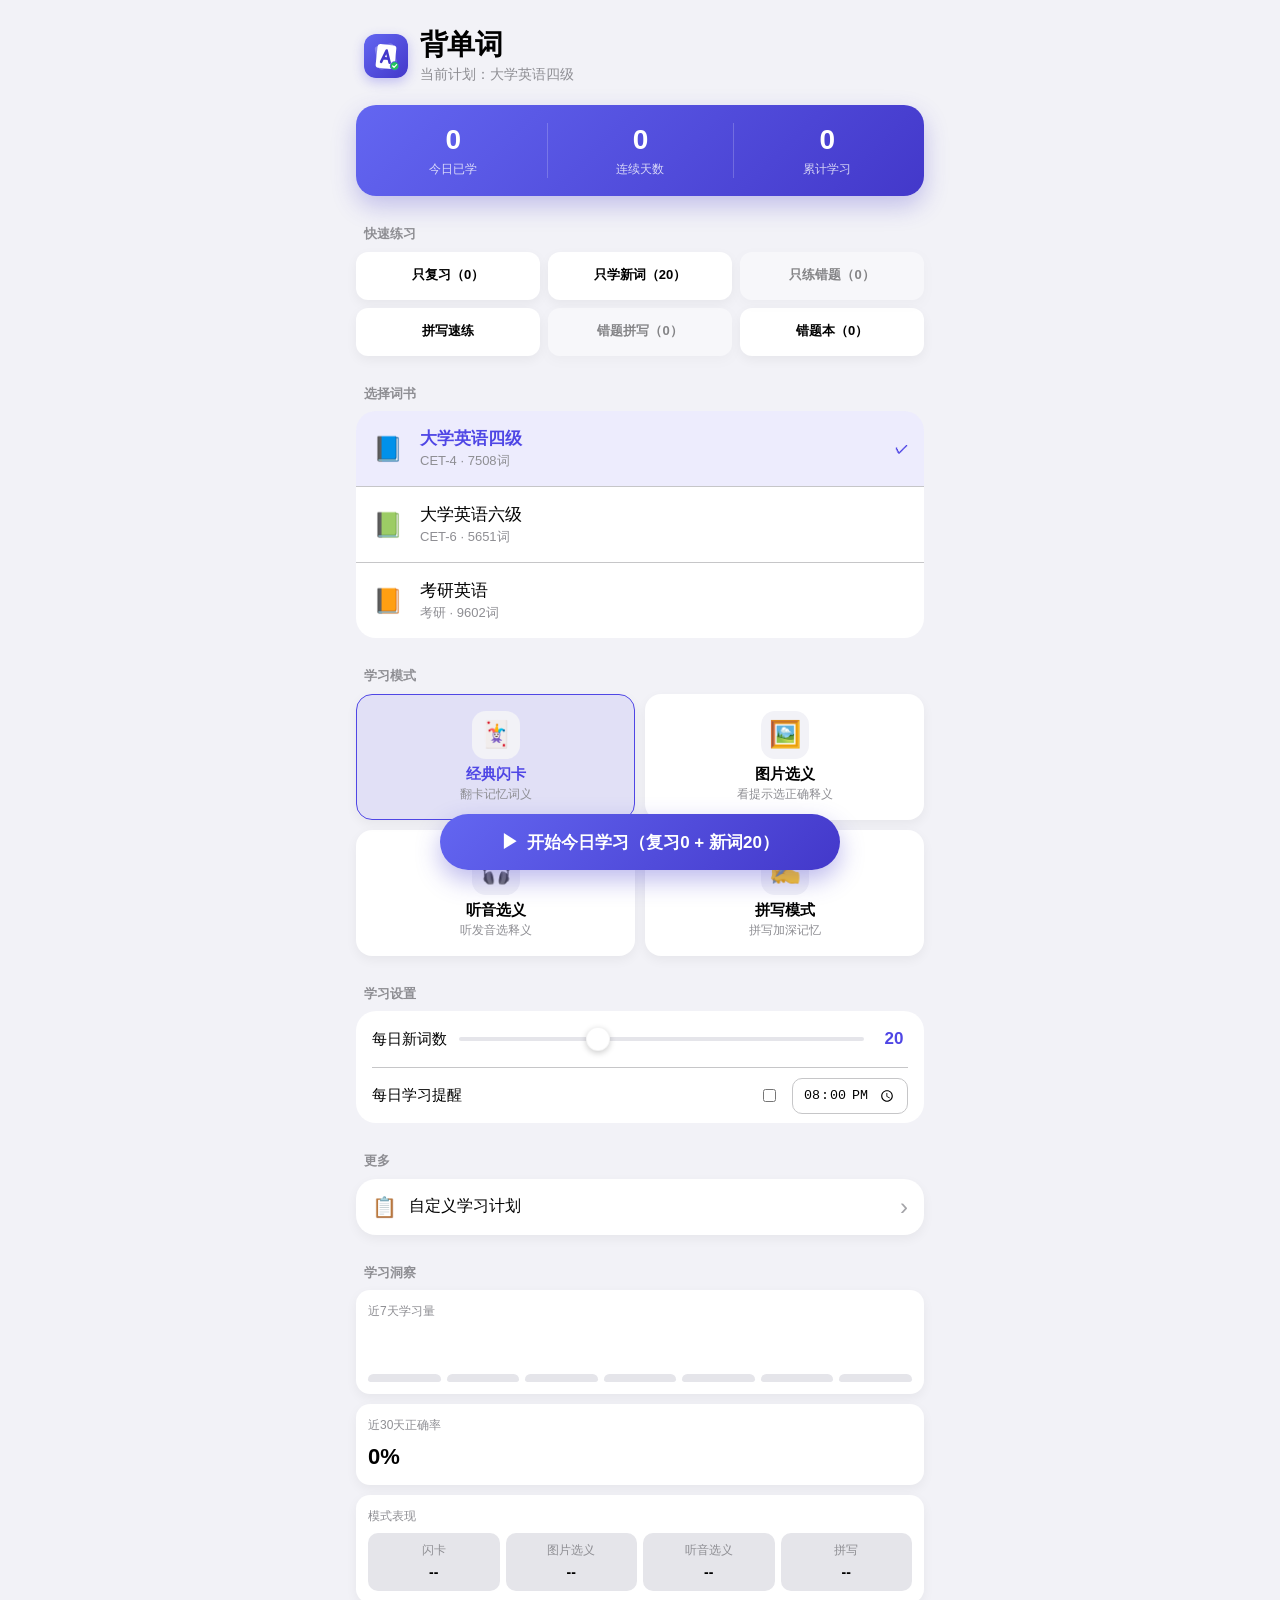
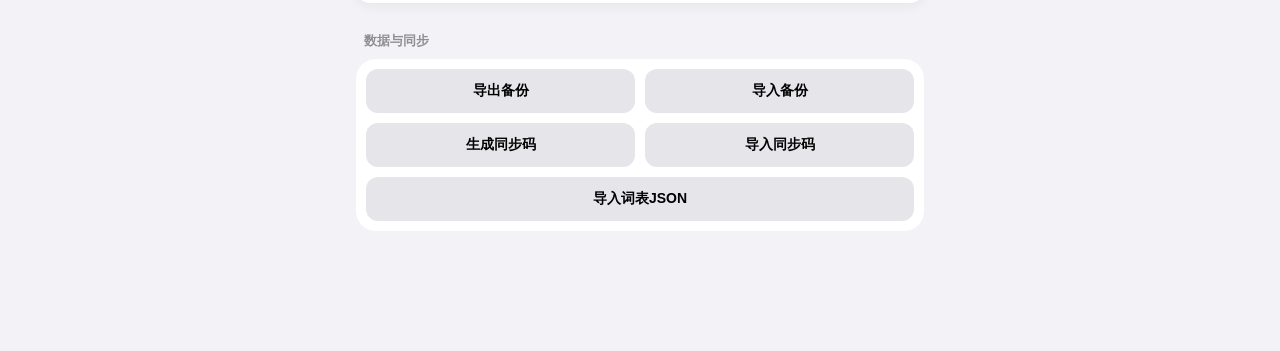
<file: index.html>
<!DOCTYPE html>
<html lang="zh-CN">

<head>
    <meta charset="UTF-8">
    <meta name="viewport"
        content="width=device-width, initial-scale=1.0, viewport-fit=cover, maximum-scale=1.0, user-scalable=no">
    <meta name="description" content="手机端背单词应用，支持闪卡、听音、拼写和图片选择模式。">
    <meta name="theme-color" content="#4F46E5">
    <meta name="application-name" content="背单词">
    <meta name="mobile-web-app-capable" content="yes">
    <!-- iOS PWA 支持 -->
    <meta name="apple-mobile-web-app-capable" content="yes">
    <meta name="apple-mobile-web-app-status-bar-style" content="black-translucent">
    <meta name="apple-mobile-web-app-title" content="背单词">
    <meta name="format-detection" content="telephone=no">
    <!-- iOS 启动画面 -->
    <link rel="apple-touch-startup-image" href="./icon.svg">
    <link rel="manifest" href="./manifest.json">
    <link rel="icon" href="./icon.svg" type="image/svg+xml">
    <link rel="apple-touch-icon" sizes="180x180" href="./icon-180.png">
    <title>背单词</title>
    <link rel="stylesheet" href="style.css">
</head>

<body>
    <!-- 离线状态指示器 -->
    <div class="offline-indicator hidden" id="offlineIndicator">
        <span class="offline-icon">📴</span>
        <span class="offline-text">离线模式</span>
    </div>

    <div class="view view-dashboard" id="dashboardView">
        <div class="dashboard-container">
            <header class="dashboard-header">
                <img class="app-logo" src="./icon.svg" alt="" width="44" height="44">
                <div class="dashboard-heading">
                    <h1 class="app-title">背单词</h1>
                    <p class="current-plan" id="currentPlan">当前计划：大学英语四级</p>
                </div>
            </header>

            <section class="today-card" aria-label="今日概览">
                <div class="stats-grid">
                    <div class="stat-item">
                        <div class="stat-value" id="statLearned">0</div>
                        <div class="stat-label">今日已学</div>
                    </div>
                    <div class="stat-item">
                        <div class="stat-value" id="statStreak">0</div>
                        <div class="stat-label">连续天数</div>
                    </div>
                    <div class="stat-item">
                        <div class="stat-value" id="statTotal">0</div>
                        <div class="stat-label">累计学习</div>
                    </div>
                </div>
            </section>

            <section class="quick-actions" id="quickActions">
                <h2 class="section-title">快速练习</h2>
                <button class="data-btn quick-resume-btn hidden" id="resumeSessionBtn" type="button">继续上次学习</button>
                <div class="quick-start-grid">
                    <button class="data-btn quick-action-btn" id="quickReviewBtn" type="button">只复习</button>
                    <button class="data-btn quick-action-btn" id="quickNewBtn" type="button">只学新词</button>
                    <button class="data-btn quick-action-btn" id="quickWrongBtn" type="button">只练错题</button>
                    <button class="data-btn quick-action-btn" id="quickSpellingBtn" type="button">拼写速练</button>
                    <button class="data-btn quick-action-btn" id="quickWrongSpellingBtn" type="button">错题拼写</button>
                    <button class="data-btn quick-action-btn" id="quickWrongBookBtn" type="button">错题本</button>
                </div>
            </section>

            <section class="book-selection">
                <h2 class="section-title">选择词书</h2>
                <div class="book-cards">
                    <button class="book-card selected" type="button" data-book="cet4" id="bookCet4"
                        aria-label="选择大学英语四级">
                        <span class="book-icon">📘</span>
                        <span class="book-info">
                            <span class="book-name">大学英语四级</span>
                            <span class="book-meta">CET-4 · 7508词</span>
                        </span>
                        <span class="book-check">✓</span>
                    </button>
                    <button class="book-card" type="button" data-book="cet6" id="bookCet6" aria-label="选择大学英语六级">
                        <span class="book-icon">📗</span>
                        <span class="book-info">
                            <span class="book-name">大学英语六级</span>
                            <span class="book-meta">CET-6 · 5651词</span>
                        </span>
                        <span class="book-check">✓</span>
                    </button>
                    <button class="book-card" type="button" data-book="kaoyan" id="bookKaoyan" aria-label="选择考研英语">
                        <span class="book-icon">📙</span>
                        <span class="book-info">
                            <span class="book-name">考研英语</span>
                            <span class="book-meta">考研 · 9602词</span>
                        </span>
                        <span class="book-check">✓</span>
                    </button>
                </div>
            </section>

            <section class="mode-selection">
                <h2 class="section-title">学习模式</h2>
                <div class="mode-cards">
                    <button class="mode-card selected" type="button" data-mode="flashcard" id="modeFlashcard">
                        <span class="mode-icon">🃏</span>
                        <span class="mode-info">
                            <span class="mode-name">经典闪卡</span>
                            <span class="mode-desc">翻卡记忆词义</span>
                        </span>
                    </button>
                    <button class="mode-card" type="button" data-mode="picture" id="modePicture">
                        <span class="mode-icon">🖼️</span>
                        <span class="mode-info">
                            <span class="mode-name">图片选义</span>
                            <span class="mode-desc">看提示选正确释义</span>
                        </span>
                    </button>
                    <button class="mode-card" type="button" data-mode="listening" id="modeListening">
                        <span class="mode-icon">🎧</span>
                        <span class="mode-info">
                            <span class="mode-name">听音选义</span>
                            <span class="mode-desc">听发音选释义</span>
                        </span>
                    </button>
                    <button class="mode-card" type="button" data-mode="spelling" id="modeSpelling">
                        <span class="mode-icon">✍️</span>
                        <span class="mode-info">
                            <span class="mode-name">拼写模式</span>
                            <span class="mode-desc">拼写加深记忆</span>
                        </span>
                    </button>
                </div>
            </section>

            <h2 class="section-title">学习设置</h2>
            <section class="settings-section">
                <div class="setting-item">
                    <label for="dailyGoalSlider">每日新词数</label>
                    <div class="setting-control">
                        <input type="range" id="dailyGoalSlider" min="5" max="50" step="5" value="20">
                        <span class="goal-value" id="dailyGoalValue">20</span>
                    </div>
                </div>
                <div class="setting-item">
                    <label for="reminderEnabledChk">每日学习提醒</label>
                    <div class="setting-control">
                        <input id="reminderEnabledChk" type="checkbox" aria-label="启用每日学习提醒">
                        <input id="reminderTimeInput" type="time" value="20:00" aria-label="提醒时间">
                    </div>
                </div>
            </section>

            <h2 class="section-title">更多</h2>
            <section class="custom-plan-entry">
                <button class="custom-plan-btn" id="customPlanBtn" type="button">
                    <span class="custom-plan-icon" aria-hidden="true">📋</span>
                    <span class="custom-plan-text">自定义学习计划</span>
                    <span class="custom-plan-arrow" aria-hidden="true">›</span>
                </button>
            </section>

            <section class="insight-section" id="insightSection" aria-live="polite">
                <h2 class="section-title">学习洞察</h2>
                <div class="insight-cards">
                    <div class="insight-card">
                        <div class="insight-label">近7天学习量</div>
                        <div class="insight-chart" id="insightChart7d"></div>
                    </div>
                    <div class="insight-card">
                        <div class="insight-label">近30天正确率</div>
                        <div class="insight-value" id="insightAccuracy30d">0%</div>
                    </div>
                    <div class="insight-card">
                        <div class="insight-label">模式表现</div>
                        <div class="insight-mode-grid" id="insightModeGrid"></div>
                    </div>
                </div>
            </section>

            <section class="data-tools">
                <h2 class="section-title">数据与同步</h2>
                <div class="data-actions">
                    <button class="data-btn" id="exportDataBtn" type="button">导出备份</button>
                    <button class="data-btn" id="importDataBtn" type="button">导入备份</button>
                    <button class="data-btn" id="syncCodeExportBtn" type="button">生成同步码</button>
                    <button class="data-btn" id="syncCodeImportBtn" type="button">导入同步码</button>
                    <button class="data-btn" id="importWordsJsonBtn" type="button">导入词表JSON</button>
                    <input id="backupFileInput" type="file" accept=".json,application/json" hidden>
                    <input id="wordJsonInput" type="file" accept=".json,application/json" hidden>
                </div>
            </section>

            <section class="install-tools hidden" id="installEntry">
                <h2 class="section-title">手机下载</h2>
                <div class="install-card">
                    <div class="install-copy">
                        <p class="install-title">下载 App 到手机桌面</p>
                        <p class="install-tip" id="installTip">添加到主屏幕后可离线学习，进度保存在本机。</p>
                    </div>
                    <div class="install-actions">
                        <button class="data-btn install-btn" id="installAppBtn" type="button">下载 App</button>
                        <button class="install-dismiss-btn" id="installDismissBtn" type="button" aria-label="暂不显示安装提示">暂不显示</button>
                    </div>
                </div>
            </section>

            <button class="start-btn" id="startSessionBtn" type="button">
                <span class="start-btn-icon">▶</span>
                <span class="start-btn-text">开始今日学习</span>
            </button>
        </div>
    </div>

    <div class="view view-plan hidden" id="planView">
        <div class="container">
            <button class="back-btn" id="planBackBtn" type="button" aria-label="返回首页">
                <svg viewBox="0 0 24 24" fill="none" aria-hidden="true">
                    <path d="M15 18L9 12L15 6" stroke="currentColor" stroke-width="2.5" stroke-linecap="round"
                        stroke-linejoin="round"></path>
                </svg>
            </button>

            <section class="plan-header">
                <h2 class="plan-title">今日学习计划</h2>
                <p class="plan-subtitle" id="planSubtitle">根据当前设置生成</p>
            </section>

            <section class="plan-cards">
                <div class="plan-card">
                    <div class="plan-label">词书</div>
                    <div class="plan-value" id="planBook">-</div>
                </div>
                <div class="plan-card">
                    <div class="plan-label">模式</div>
                    <div class="plan-value" id="planMode">-</div>
                </div>
                <div class="plan-card">
                    <div class="plan-label">复习词</div>
                    <div class="plan-value" id="planReview">0</div>
                </div>
                <div class="plan-card">
                    <div class="plan-label">新词</div>
                    <div class="plan-value" id="planNew">0</div>
                </div>
                <div class="plan-card plan-card-wide">
                    <div class="plan-label">预计学习总量</div>
                    <div class="plan-value" id="planTotal">0</div>
                </div>
            </section>

            <button class="start-btn plan-start-btn" id="planStartBtn" type="button">
                <span class="start-btn-icon">▶</span>
                <span class="start-btn-text">执行学习计划</span>
            </button>
        </div>
    </div>

    <div class="view view-flashcard hidden" id="flashcardView">
        <div class="container">
            <button class="back-btn" id="backBtn" type="button" aria-label="返回首页">
                <svg viewBox="0 0 24 24" fill="none" aria-hidden="true">
                    <path d="M15 18L9 12L15 6" stroke="currentColor" stroke-width="2.5" stroke-linecap="round"
                        stroke-linejoin="round"></path>
                </svg>
            </button>

            <button class="import-btn" id="importBtn" type="button" aria-label="导入单词">
                <svg viewBox="0 0 24 24" fill="none" aria-hidden="true">
                    <path d="M12 5V19M5 12H19" stroke="currentColor" stroke-width="2.5" stroke-linecap="round"></path>
                </svg>
            </button>

            <div class="progress-bar">
                <div class="progress-fill" id="progressFill"></div>
            </div>
            <div class="progress-text" id="progressText">0 / 0</div>

            <div class="card" id="wordCard">
                <div class="card-inner" id="cardInner">
                    <div class="card-face card-front">
                        <div class="word" id="word">Loading...</div>
                        <div class="phonetic" id="phonetic"></div>
                        <div class="hint-text">点击卡片查看释义</div>
                    </div>
                    <div class="card-face card-back">
                        <div class="meaning" id="meaning"></div>
                        <div class="divider"></div>
                        <div class="mnemonic" id="mnemonic">
                            <span class="field-label">💡 助记</span>
                            <span class="field-content" id="mnemonicText"></span>
                        </div>
                        <div class="etymology" id="etymology">
                            <span class="field-label">📖 词源</span>
                            <span class="field-content" id="etymologyText"></span>
                        </div>
                        <div class="example" id="example">
                            <span class="field-label">📝 词组 / 例句</span>
                            <span class="field-content" id="exampleText"></span>
                        </div>
                    </div>
                </div>
            </div>

            <button class="play-btn" id="playBtn" type="button" aria-label="播放发音">
                <svg class="play-icon" viewBox="0 0 24 24" fill="none" aria-hidden="true">
                    <path d="M3 9V15H7L12 20V4L7 9H3Z" fill="currentColor"></path>
                    <path d="M16.5 12C16.5 10.23 15.48 8.71 14 7.97V16.02C15.48 15.29 16.5 13.77 16.5 12Z"
                        fill="currentColor"></path>
                    <path
                        d="M14 3.23V5.29C16.89 6.15 19 8.83 19 12C19 15.17 16.89 17.85 14 18.71V20.77C18.01 19.86 21 16.28 21 12C21 7.72 18.01 4.14 14 3.23Z"
                        fill="currentColor"></path>
                </svg>
            </button>

            <div class="btn-group">
                <button class="status-btn btn-unknown" id="btnUnknown" type="button">
                    <span class="btn-icon">✗</span>
                    <span class="btn-text">不认识</span>
                </button>
                <button class="status-btn btn-fuzzy" id="btnFuzzy" type="button">
                    <span class="btn-icon">~</span>
                    <span class="btn-text">模糊</span>
                </button>
                <button class="status-btn btn-known" id="btnKnown" type="button">
                    <span class="btn-icon">✓</span>
                    <span class="btn-text">认识</span>
                </button>
            </div>
        </div>
    </div>

    <dialog class="import-modal" id="importModal">
        <div class="modal-content">
            <h2>📥 导入单词</h2>
            <p class="modal-hint">每行一个单词，格式：<code>单词, 释义</code></p>
            <textarea id="importText" placeholder="hello, 你好&#10;world, 世界&#10;apple, 苹果"></textarea>
            <div class="modal-actions">
                <button class="modal-btn modal-btn-cancel" id="cancelImport" type="button">取消</button>
                <button class="modal-btn modal-btn-confirm" id="confirmImport" type="button">导入</button>
            </div>
        </div>
    </dialog>

    <div class="view view-picture hidden" id="pictureView">
        <div class="container">
            <button class="back-btn" id="pictureBackBtn" type="button" aria-label="返回首页">
                <svg viewBox="0 0 24 24" fill="none" aria-hidden="true">
                    <path d="M15 18L9 12L15 6" stroke="currentColor" stroke-width="2.5" stroke-linecap="round"
                        stroke-linejoin="round"></path>
                </svg>
            </button>

            <div class="progress-bar">
                <div class="progress-fill" id="pictureProgressFill"></div>
            </div>
            <div class="progress-text" id="pictureProgressText">0 / 0</div>

            <div class="picture-word-area">
                <div class="picture-word" id="pictureWord">abandon</div>
                <div class="picture-phonetic" id="picturePhonetic">/əˈbændən/</div>
                <button class="picture-audio-btn" id="pictureAudioBtn" type="button" aria-label="播放发音">🔊</button>
            </div>

            <div class="picture-options" id="pictureOptions">
                <button class="picture-option" type="button" data-index="0">
                    <span class="picture-emoji" aria-hidden="true">1</span>
                    <span class="picture-text">选项1</span>
                </button>
                <button class="picture-option" type="button" data-index="1">
                    <span class="picture-emoji" aria-hidden="true">2</span>
                    <span class="picture-text">选项2</span>
                </button>
                <button class="picture-option" type="button" data-index="2">
                    <span class="picture-emoji" aria-hidden="true">3</span>
                    <span class="picture-text">选项3</span>
                </button>
                <button class="picture-option" type="button" data-index="3">
                    <span class="picture-emoji" aria-hidden="true">4</span>
                    <span class="picture-text">选项4</span>
                </button>
            </div>
        </div>
        <div class="answer-feedback hidden" id="pictureFeedback">
            <div class="feedback-icon"></div>
            <div class="feedback-word" id="pictureFeedbackWord"></div>
            <div class="feedback-meaning" id="pictureFeedbackMeaning"></div>
        </div>
    </div>

    <div class="view view-listening hidden" id="listeningView">
        <div class="container">
            <button class="back-btn" id="listeningBackBtn" type="button" aria-label="返回首页">
                <svg viewBox="0 0 24 24" fill="none" aria-hidden="true">
                    <path d="M15 18L9 12L15 6" stroke="currentColor" stroke-width="2.5" stroke-linecap="round"
                        stroke-linejoin="round"></path>
                </svg>
            </button>

            <div class="progress-bar">
                <div class="progress-fill" id="listeningProgressFill"></div>
            </div>
            <div class="progress-text" id="listeningProgressText">0 / 0</div>

            <div class="listening-play-area">
                <button class="listening-play-btn" id="listeningPlayBtn" type="button" aria-label="播放发音">
                    <svg class="play-icon-large" viewBox="0 0 24 24" fill="none" aria-hidden="true">
                        <path d="M3 9V15H7L12 20V4L7 9H3Z" fill="currentColor"></path>
                        <path d="M16.5 12C16.5 10.23 15.48 8.71 14 7.97V16.02C15.48 15.29 16.5 13.77 16.5 12Z"
                            fill="currentColor"></path>
                        <path
                            d="M14 3.23V5.29C16.89 6.15 19 8.83 19 12C19 15.17 16.89 17.85 14 18.71V20.77C18.01 19.86 21 16.28 21 12C21 7.72 18.01 4.14 14 3.23Z"
                            fill="currentColor"></path>
                    </svg>
                </button>
                <div class="listening-hint">点击播放发音，选择正确释义</div>
            </div>

            <div class="listening-options" id="listeningOptions">
                <button class="listening-option" type="button" data-index="0">
                    <span class="option-letter">A</span>
                    <span class="option-text">选项1</span>
                </button>
                <button class="listening-option" type="button" data-index="1">
                    <span class="option-letter">B</span>
                    <span class="option-text">选项2</span>
                </button>
                <button class="listening-option" type="button" data-index="2">
                    <span class="option-letter">C</span>
                    <span class="option-text">选项3</span>
                </button>
                <button class="listening-option" type="button" data-index="3">
                    <span class="option-letter">D</span>
                    <span class="option-text">选项4</span>
                </button>
            </div>
        </div>
        <div class="answer-feedback hidden" id="listeningFeedback">
            <div class="feedback-icon"></div>
            <div class="feedback-word" id="listeningFeedbackWord"></div>
            <div class="feedback-meaning" id="listeningFeedbackMeaning"></div>
        </div>
    </div>

    <div class="view view-spelling hidden" id="spellingView">
        <div class="container">
            <button class="back-btn" id="spellingBackBtn" type="button" aria-label="返回首页">
                <svg viewBox="0 0 24 24" fill="none" aria-hidden="true">
                    <path d="M15 18L9 12L15 6" stroke="currentColor" stroke-width="2.5" stroke-linecap="round"
                        stroke-linejoin="round"></path>
                </svg>
            </button>

            <div class="progress-bar">
                <div class="progress-fill" id="spellingProgressFill"></div>
            </div>
            <div class="progress-text" id="spellingProgressText">0 / 0</div>

            <button class="spelling-audio-btn" id="spellingAudioBtn" type="button" aria-label="播放发音">🔊</button>
            <div class="spelling-definition" id="spellingDefinition">释义</div>

            <div class="spelling-input-area">
                <div class="spelling-display" id="spellingDisplay"></div>
                <div class="spelling-hint" id="spellingHint"></div>
            </div>

            <div class="spelling-keyboard" id="spellingKeyboard">
                <div class="keyboard-row">
                    <button class="key-btn" type="button" data-key="q">Q</button>
                    <button class="key-btn" type="button" data-key="w">W</button>
                    <button class="key-btn" type="button" data-key="e">E</button>
                    <button class="key-btn" type="button" data-key="r">R</button>
                    <button class="key-btn" type="button" data-key="t">T</button>
                    <button class="key-btn" type="button" data-key="y">Y</button>
                    <button class="key-btn" type="button" data-key="u">U</button>
                    <button class="key-btn" type="button" data-key="i">I</button>
                    <button class="key-btn" type="button" data-key="o">O</button>
                    <button class="key-btn" type="button" data-key="p">P</button>
                </div>
                <div class="keyboard-row">
                    <button class="key-btn" type="button" data-key="a">A</button>
                    <button class="key-btn" type="button" data-key="s">S</button>
                    <button class="key-btn" type="button" data-key="d">D</button>
                    <button class="key-btn" type="button" data-key="f">F</button>
                    <button class="key-btn" type="button" data-key="g">G</button>
                    <button class="key-btn" type="button" data-key="h">H</button>
                    <button class="key-btn" type="button" data-key="j">J</button>
                    <button class="key-btn" type="button" data-key="k">K</button>
                    <button class="key-btn" type="button" data-key="l">L</button>
                </div>
                <div class="keyboard-row">
                    <button class="key-btn key-hint" id="keyHint" type="button">💡</button>
                    <button class="key-btn" type="button" data-key="z">Z</button>
                    <button class="key-btn" type="button" data-key="x">X</button>
                    <button class="key-btn" type="button" data-key="c">C</button>
                    <button class="key-btn" type="button" data-key="v">V</button>
                    <button class="key-btn" type="button" data-key="b">B</button>
                    <button class="key-btn" type="button" data-key="n">N</button>
                    <button class="key-btn" type="button" data-key="m">M</button>
                    <button class="key-btn key-delete" id="keyDelete" type="button">⌫</button>
                </div>
            </div>
        </div>
        <div class="answer-feedback hidden" id="spellingFeedback">
            <div class="feedback-icon"></div>
            <div class="feedback-word" id="spellingFeedbackWord"></div>
            <div class="feedback-meaning" id="spellingFeedbackMeaning"></div>
        </div>
    </div>

    <div class="view view-result hidden" id="resultView">
        <div class="container">
            <section class="result-header">
                <h2 class="result-title">学习结果</h2>
                <p class="result-subtitle" id="resultSubtitle">本次学习已完成</p>
            </section>

            <section class="result-grid">
                <div class="result-item">
                    <div class="result-value" id="resultTotal">0</div>
                    <div class="result-label">总练习</div>
                </div>
                <div class="result-item">
                    <div class="result-value" id="resultKnown">0</div>
                    <div class="result-label">认识</div>
                </div>
                <div class="result-item">
                    <div class="result-value" id="resultFuzzy">0</div>
                    <div class="result-label">模糊</div>
                </div>
                <div class="result-item">
                    <div class="result-value" id="resultUnknown">0</div>
                    <div class="result-label">不认识</div>
                </div>
                <div class="result-item">
                    <div class="result-value" id="resultAccuracy">0%</div>
                    <div class="result-label">认识率</div>
                </div>
                <div class="result-item">
                    <div class="result-value" id="resultDuration">0分</div>
                    <div class="result-label">用时</div>
                </div>
                <div class="result-item">
                    <div class="result-value" id="resultNew">0</div>
                    <div class="result-label">新词</div>
                </div>
                <div class="result-item">
                    <div class="result-value" id="resultReview">0</div>
                    <div class="result-label">复习</div>
                </div>
            </section>

            <section class="result-insights hidden" id="resultInsights">
                <h3 class="section-title">薄弱词建议</h3>
                <div class="result-insight-list" id="resultWeakList"></div>
            </section>

            <div class="result-actions">
                <button class="data-btn" id="resultBackBtn" type="button">返回首页</button>
                <button class="data-btn" id="resultNextBtn" type="button">继续学习</button>
            </div>
        </div>
    </div>

    <!-- 自定义计划列表视图 -->
    <div class="view view-custom-plans hidden" id="customPlansView">
        <div class="container">
            <button class="back-btn" id="customPlansBackBtn" type="button" aria-label="返回首页">
                <svg viewBox="0 0 24 24" fill="none" aria-hidden="true">
                    <path d="M15 18L9 12L15 6" stroke="currentColor" stroke-width="2.5" stroke-linecap="round"
                        stroke-linejoin="round"></path>
                </svg>
            </button>

            <section class="custom-plans-header">
                <h2 class="custom-plans-title">自定义学习计划</h2>
                <p class="custom-plans-subtitle">创建并管理你的个性化学习计划</p>
            </section>

            <div class="custom-plans-list" id="customPlansList">
                <!-- 动态填充计划列表 -->
            </div>

            <button class="start-btn create-plan-btn" id="createPlanBtn" type="button">
                <span class="start-btn-icon">+</span>
                <span class="start-btn-text">创建新计划</span>
            </button>
        </div>
    </div>

    <!-- 创建/编辑计划模态框 -->
    <dialog class="custom-plan-modal" id="customPlanModal">
        <div class="modal-content">
            <h2>📋 创建学习计划</h2>

            <div class="plan-form-group">
                <label for="planNameInput">计划名称</label>
                <input type="text" id="planNameInput" placeholder="我的四级计划" maxlength="20">
            </div>

            <div class="plan-form-group">
                <label for="planBookSelect">选择词书</label>
                <select id="planBookSelect">
                    <option value="cet4">大学英语四级</option>
                    <option value="cet6">大学英语六级</option>
                    <option value="kaoyan">考研英语</option>
                </select>
            </div>

            <div class="plan-form-group">
                <label for="planModeSelect">学习模式</label>
                <select id="planModeSelect">
                    <option value="flashcard">经典闪卡</option>
                    <option value="picture">图片选义</option>
                    <option value="listening">听音选义</option>
                    <option value="spelling">拼写模式</option>
                </select>
            </div>

            <div class="plan-form-group">
                <label for="planGoalInput">每日目标</label>
                <div class="plan-goal-control">
                    <input type="range" id="planGoalInput" min="5" max="100" step="5" value="20">
                    <span class="plan-goal-value" id="planGoalValue">20</span>
                </div>
            </div>

            <div class="plan-form-group">
                <label>词汇范围</label>
                <div class="plan-range-control">
                    <input type="number" id="planRangeStart" placeholder="起始" min="1" value="1">
                    <span class="range-separator">—</span>
                    <input type="number" id="planRangeEnd" placeholder="结束" min="1" value="500">
                </div>
                <p class="plan-range-hint" id="planRangeHint">可选，留空则学习全部词汇</p>
            </div>

            <div class="modal-actions">
                <button class="modal-btn modal-btn-cancel" id="cancelPlanModal" type="button">取消</button>
                <button class="modal-btn modal-btn-confirm" id="savePlanBtn" type="button">保存计划</button>
            </div>
        </div>
    </dialog>

    <div class="view view-wrong hidden" id="wrongView">
        <div class="container">
            <button class="back-btn" id="wrongBackBtn" type="button" aria-label="返回首页">
                <svg viewBox="0 0 24 24" fill="none" aria-hidden="true">
                    <path d="M15 18L9 12L15 6" stroke="currentColor" stroke-width="2.5" stroke-linecap="round" stroke-linejoin="round"></path>
                </svg>
            </button>

            <section class="wrong-header">
                <h2 class="result-title">错题本</h2>
                <p class="result-subtitle" id="wrongSubtitle">查看并管理当前词书错题</p>
            </section>

            <section class="wrong-tools">
                <input class="wrong-search-input" id="wrongSearchInput" type="search" placeholder="搜索单词或释义">
                <div class="wrong-tool-row">
                    <select class="wrong-sort-select" id="wrongSortSelect">
                        <option value="score">按错题强度</option>
                        <option value="recent">按最近出错</option>
                        <option value="due">按复习日期</option>
                        <option value="alpha">按字母顺序</option>
                    </select>
                    <label class="wrong-only-hard">
                        <input id="wrongOnlyHardChk" type="checkbox">
                        <span>仅高频错题</span>
                    </label>
                </div>
                <div class="wrong-batch-row">
                    <button class="data-btn wrong-batch-btn" id="wrongClearHardBtn" type="button">清理高频错题</button>
                    <button class="data-btn wrong-batch-btn" id="wrongClearOldBtn" type="button">清理30天前</button>
                    <button class="data-btn wrong-batch-btn" id="wrongExportBtn" type="button">导出错题</button>
                </div>
            </section>

            <section class="wrong-list" id="wrongList"></section>
            <section class="wrong-empty hidden" id="wrongEmpty">当前还没有错题，继续保持。</section>
            <button class="data-btn wrong-more-btn hidden" id="wrongMoreBtn" type="button">加载更多</button>

            <div class="wrong-actions">
                <button class="data-btn" id="wrongPracticeBtn" type="button">练习这些错题</button>
                <button class="data-btn" id="wrongClearBtn" type="button">清空错题记录</button>
            </div>
        </div>
    </div>
    <div class="update-banner hidden" id="updateBanner">
        <span class="update-banner-text" id="updateBannerText">发现新版本，可立即刷新。</span>
        <div class="update-banner-actions">
            <button class="update-banner-btn" id="updateNowBtn" type="button">立即更新</button>
            <button class="update-banner-btn ghost" id="updateLaterBtn" type="button">稍后</button>
        </div>
    </div>

    <dialog class="sync-modal" id="syncModal">
        <div class="modal-content">
            <h2 id="syncModalTitle">同步码</h2>
            <p class="modal-hint" id="syncModalHint">复制同步码到另一台设备导入。</p>
            <textarea id="syncCodeText" class="sync-code-text" placeholder="同步码"></textarea>
            <div class="modal-actions">
                <button class="modal-btn modal-btn-cancel" id="syncModalCancelBtn" type="button">关闭</button>
                <button class="modal-btn modal-btn-confirm" id="syncModalConfirmBtn" type="button">确定</button>
            </div>
        </div>
    </dialog>

    <div class="sr-live" id="srLive" aria-live="polite" aria-atomic="true"></div>

    <script src="core_utils.js"></script>
    <div class="session-toast hidden" id="sessionToast">已自动保存学习进度</div>
    <script src="script.js"></script>
</body>

</html>
</file>
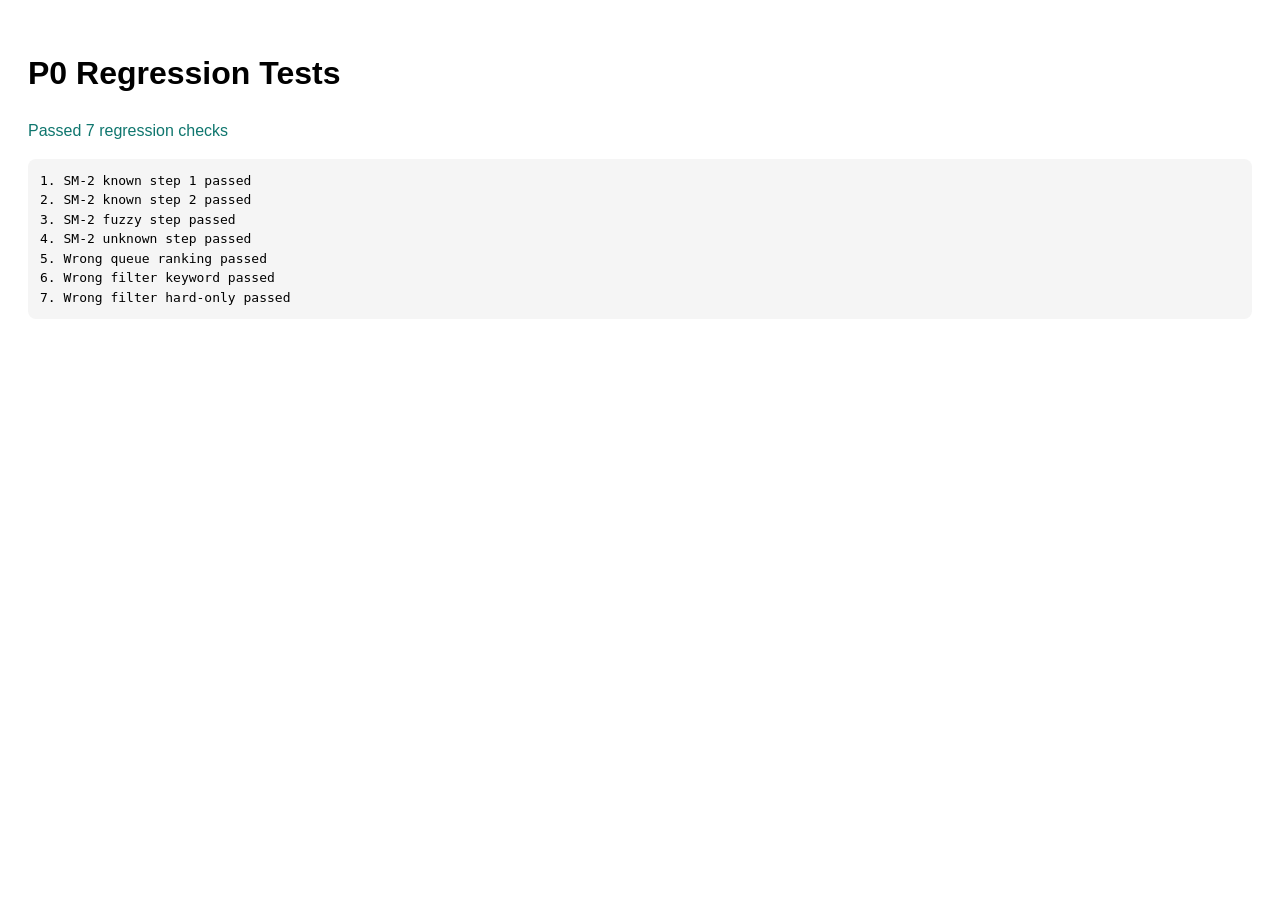
<file: tests/p0-regression.html>
<!DOCTYPE html>
<html lang="zh-CN">
<head>
  <meta charset="UTF-8">
  <meta name="viewport" content="width=device-width, initial-scale=1.0">
  <title>P0 Regression Tests</title>
  <style>
    body { font-family: Arial, sans-serif; padding: 20px; line-height: 1.5; }
    .ok { color: #0f766e; }
    .fail { color: #b91c1c; }
    pre { background: #f5f5f5; padding: 12px; border-radius: 8px; }
  </style>
</head>
<body>
  <h1>P0 Regression Tests</h1>
  <p id="summary">Running...</p>
  <pre id="details"></pre>

  <script src="../core_utils.js"></script>
  <script src="./p0-regression.js"></script>
</body>
</html>
</file>
<file: style.css>
/* ========================================
   Apple/iOS Design System
   ======================================== */
:root {
    /* iOS System Colors (Light Mode Default) */
    --ios-bg-primary: #F2F2F7;
    --ios-bg-secondary: #FFFFFF;
    --ios-bg-tertiary: #E5E5EA;

    --ios-blue: #007AFF;
    --ios-green: #34C759;
    --ios-red: #FF3B30;
    --ios-orange: #FF9500;
    --ios-yellow: #FFCC00;
    --ios-purple: #AF52DE;
    --ios-pink: #FF2D55;
    --ios-teal: #5AC8FA;
    --ios-indigo: #5856D6;

    --ios-text-primary: #000000;
    --ios-text-secondary: #8E8E93;
    --ios-text-tertiary: #C7C7CC;

    --ios-separator: #C6C6C8;

    /* 品牌色（与图标一致的靛蓝）：--accent 用于填充，--accent-text 用于文字 */
    --accent: #4F46E5;
    --accent-strong: #4338CA;
    --accent-rgb: 79, 70, 229;
    --accent-text: #4F46E5;
    --accent-soft: rgba(79, 70, 229, 0.1);

    /* Mapping to App Variables */
    --bg-primary: var(--ios-bg-primary);
    --bg-secondary: var(--ios-bg-secondary);
    --bg-tertiary: var(--ios-bg-tertiary);

    --text-primary: var(--ios-text-primary);
    --text-secondary: var(--ios-text-secondary);
    --text-muted: var(--ios-text-secondary);
    --text-accent: var(--accent-text);

    --btn-unknown: var(--ios-red);
    --btn-fuzzy: var(--ios-orange);
    --btn-known: var(--ios-green);

    --card-shadow: 0 4px 12px rgba(0, 0, 0, 0.05);
    --modal-shadow: 0 8px 32px rgba(0, 0, 0, 0.12);

    /* Metrics */
    --spacing-xs: 4px;
    --spacing-sm: 8px;
    --spacing-md: 16px;
    --spacing-lg: 24px;
    --spacing-xl: 32px;

    --radius-sm: 8px;
    --radius-md: 12px;
    --radius-lg: 20px;
    --radius-full: 9999px;

    --transition-fast: 0.2s cubic-bezier(0.25, 1, 0.5, 1);
    --transition-normal: 0.3s cubic-bezier(0.25, 1, 0.5, 1);
}

/* Dark Mode Support via Media Query */
@media (prefers-color-scheme: dark) {
    :root {
        --ios-bg-primary: #000000;
        --ios-bg-secondary: #1C1C1E;
        --ios-bg-tertiary: #2C2C2E;

        --ios-text-primary: #FFFFFF;
        --ios-text-secondary: #8E8E93;
        --ios-text-tertiary: #48484A;

        --ios-separator: #38383A;

        --accent: #6366F1;
        --accent-strong: #4F46E5;
        --accent-rgb: 99, 102, 241;
        --accent-text: #A5B4FC;
        --accent-soft: rgba(129, 140, 248, 0.16);

        --card-shadow: 0 4px 12px rgba(0, 0, 0, 0.3);
        --modal-shadow: 0 8px 32px rgba(0, 0, 0, 0.4);
    }
}

* {
    margin: 0;
    padding: 0;
    box-sizing: border-box;
    -webkit-tap-highlight-color: transparent;
}

body {
    font-family: -apple-system, BlinkMacSystemFont, "SF Pro Text", "Helvetica Neue", "PingFang SC", "Hiragino Sans GB", "Microsoft YaHei", "Noto Sans CJK SC", Helvetica, Arial, sans-serif;
    background-color: var(--bg-primary);
    color: var(--text-primary);
    line-height: 1.5;
    overflow-x: hidden;
    padding-bottom: env(safe-area-inset-bottom);
}

button {
    font-family: inherit;
    border: none;
    outline: none;
    cursor: pointer;
    background: none;
}

/* ========================================
   Core Structure
   ======================================== */
.view {
    min-height: 100vh;
    padding: var(--spacing-lg) var(--spacing-md);
    max-width: 600px;
    margin: 0 auto;
    position: relative;
    padding-bottom: 120px;
    /* Space for bottom actions */
}

.view.hidden {
    display: none !important;
}

/* 通用隐藏类 */
.hidden {
    display: none !important;
}

.section-title {
    font-size: 13px;
    text-transform: uppercase;
    color: var(--text-secondary);
    margin: var(--spacing-xl) 0 var(--spacing-sm) var(--spacing-sm);
    font-weight: 600;
    letter-spacing: -0.01em;
}

/* ========================================
   Common Components
   ======================================== */
/* Cards & Lists (Inset Grouped Style) */
.ios-card,
.book-cards,
.mode-cards {
    background-color: var(--bg-secondary);
    border-radius: var(--radius-lg);
    overflow: hidden;
    /* transition: transform 0.2s ease, box-shadow 0.2s ease; */
}

.back-btn {
    position: absolute;
    top: var(--spacing-md);
    left: var(--spacing-md);
    width: 44px;
    height: 44px;
    border-radius: var(--radius-full);
    background: var(--bg-tertiary);
    color: var(--text-primary);
    display: flex;
    align-items: center;
    justify-content: center;
    z-index: 100;
    transition: background 0.2s;
}

.back-btn:active {
    background: var(--text-secondary);
    opacity: 0.7;
}

.back-btn svg {
    width: 24px;
    height: 24px;
}

/* Progress Bar */
.progress-bar {
    height: 6px;
    background: var(--bg-tertiary);
    border-radius: var(--radius-full);
    margin: 60px auto var(--spacing-sm);
    width: 80%;
    overflow: hidden;
}

.progress-fill {
    height: 100%;
    background: var(--accent);
    border-radius: var(--radius-full);
    transition: width 0.3s ease;
}

.progress-text {
    text-align: center;
    font-size: 13px;
    color: var(--text-secondary);
    font-weight: 500;
    font-variant-numeric: tabular-nums;
}

/* ========================================
   Dashboard
   ======================================== */
.view-dashboard {
    padding-top: 60px;
}

.app-title {
    font-size: 34px;
    font-weight: 700;
    letter-spacing: -0.02em;
    margin-bottom: var(--spacing-xs);
    padding-left: var(--spacing-sm);
}

.current-plan {
    font-size: 17px;
    color: var(--text-secondary);
    margin-bottom: var(--spacing-lg);
    padding-left: var(--spacing-sm);
}

/* Book Selection */
.book-cards {
    display: flex;
    flex-direction: column;
}

.book-card {
    padding: var(--spacing-md);
    display: flex;
    align-items: center;
    gap: var(--spacing-md);
    position: relative;
    border-bottom: 1px solid var(--ios-separator);
    transition: background 0.2s;
}

.book-card:last-child {
    border-bottom: none;
}

.book-card:active {
    background: var(--bg-tertiary);
}

.book-card.selected .book-name {
    color: var(--accent-text);
}

.book-card.selected .book-check {
    opacity: 1;
    transform: scale(1);
}

.book-icon {
    font-size: 24px;
    width: 32px;
    text-align: center;
}

.book-info {
    flex: 1;
}

.book-name {
    font-size: 17px;
    font-weight: 400;
    color: var(--text-primary);
}

.book-meta {
    font-size: 13px;
    color: var(--text-secondary);
    margin-top: 2px;
}

.book-check {
    color: var(--accent-text);
    font-weight: 600;
    opacity: 0;
    transform: scale(0.8);
    transition: all 0.2s ease;
}

/* Mode Selection (Grid) */
.mode-cards {
    display: grid;
    grid-template-columns: 1fr 1fr;
    gap: 1px;
    /* Separator lines */
    background: var(--ios-separator);
    border: none;
}

.mode-card {
    background: var(--bg-secondary);
    padding: var(--spacing-lg) var(--spacing-md);
    display: flex;
    flex-direction: column;
    align-items: center;
    text-align: center;
    gap: var(--spacing-sm);
    cursor: pointer;
    transition: background 0.2s;
}

.mode-card:active {
    background: var(--bg-tertiary);
}

.mode-card.selected {
    background: var(--bg-secondary);
    position: relative;
}

.mode-card.selected::after {
    content: '';
    position: absolute;
    top: 10px;
    right: 10px;
    width: 8px;
    height: 8px;
    background: var(--accent);
    border-radius: 50%;
}

.mode-icon {
    font-size: 32px;
    margin-bottom: var(--spacing-xs);
}

.mode-name {
    font-size: 15px;
    font-weight: 600;
    color: var(--text-primary);
}

.mode-desc {
    font-size: 12px;
    color: var(--text-secondary);
}

/* Stats Section (Widget Style) */
.stats-grid {
    display: grid;
    grid-template-columns: repeat(3, 1fr);
    gap: var(--spacing-md);
    margin-bottom: var(--spacing-md);
}

.stat-item {
    background: var(--bg-secondary);
    padding: var(--spacing-md);
    border-radius: var(--radius-lg);
    text-align: center;
    box-shadow: var(--card-shadow);
}

.stat-value {
    font-size: 24px;
    font-weight: 700;
    color: var(--text-primary);
    font-variant-numeric: tabular-nums;
}

.stat-label {
    font-size: 11px;
    color: var(--text-secondary);
    text-transform: uppercase;
    margin-top: 4px;
}

/* Settings Slider */
.settings-section {
    background: var(--bg-secondary);
    border-radius: var(--radius-lg);
    padding: var(--spacing-md) var(--spacing-lg);
    display: flex;
    align-items: center;
    justify-content: space-between;
}

.setting-label {
    font-size: 15px;
    font-weight: 500;
}

.slider-container {
    display: flex;
    align-items: center;
    gap: var(--spacing-md);
    flex: 1;
    margin-left: var(--spacing-lg);
}

input[type="range"] {
    -webkit-appearance: none;
    appearance: none;
    width: 100%;
    height: 4px;
    background: var(--bg-tertiary);
    border-radius: 2px;
    outline: none;
}

input[type="range"]::-webkit-slider-thumb {
    -webkit-appearance: none;
    width: 24px;
    height: 24px;
    border-radius: 50%;
    background: #FFFFFF;
    box-shadow: 0 2px 6px rgba(0, 0, 0, 0.2);
    cursor: pointer;
    border: 0.5px solid rgba(0, 0, 0, 0.04);
}

/* Start Button (Floating Pill) */
.start-btn {
    position: fixed;
    bottom: 30px;
    left: 50%;
    transform: translateX(-50%);
    width: 90%;
    max-width: 400px;
    height: 56px;
    background: var(--accent);
    color: white;
    border-radius: 28px;
    font-size: 17px;
    font-weight: 600;
    display: flex;
    align-items: center;
    justify-content: center;
    gap: var(--spacing-sm);
    box-shadow: 0 8px 20px rgba(var(--accent-rgb), 0.3);
    z-index: 1000;
    transition: transform 0.2s, background 0.2s;
}

.start-btn:active {
    transform: translateX(-50%) scale(0.96);
    background: var(--accent-strong);
}

.start-btn-icon {
    font-size: 18px;
}

/* ========================================
   Flashcard View
   ======================================== */
.view-flashcard {
    display: flex;
    flex-direction: column;
    justify-content: space-between;
}

.view-flashcard .container {
    display: flex;
    flex-direction: column;
    height: 100%;
    padding-top: 60px;
}

/* 3D 翻转卡片容器 */
.card {
    perspective: 1000px;
    margin: 20px 0;
    flex: 1;
    min-height: 300px;
    cursor: pointer;
}

.card-inner {
    position: relative;
    width: 100%;
    height: 100%;
    min-height: 300px;
    transition: transform 0.6s cubic-bezier(0.4, 0, 0.2, 1);
    transform-style: preserve-3d;
}

.card.flipped .card-inner {
    transform: rotateY(180deg);
}

.card-face {
    position: absolute;
    top: 0;
    left: 0;
    width: 100%;
    height: 100%;
    backface-visibility: hidden;
    -webkit-backface-visibility: hidden;
    background: var(--bg-secondary);
    border-radius: var(--radius-lg);
    box-shadow: var(--card-shadow);
    display: flex;
    flex-direction: column;
    align-items: center;
    justify-content: center;
    padding: 30px var(--spacing-lg);
}

.card-front {
    z-index: 2;
}

.card-back {
    transform: rotateY(180deg);
    z-index: 1;
    overflow-y: auto;
    justify-content: flex-start;
    padding-top: 40px;
}

/* 卡片飞出动画 */
.card.fly-left .card-inner {
    animation: flyLeft 0.4s ease forwards;
}

.card.fly-right .card-inner {
    animation: flyRight 0.4s ease forwards;
}

.card.entering .card-inner {
    animation: enterCard 0.4s ease;
}

@keyframes flyLeft {
    to {
        transform: translateX(-150%) rotate(-15deg);
        opacity: 0;
    }
}

@keyframes flyRight {
    to {
        transform: translateX(150%) rotate(15deg);
        opacity: 0;
    }
}

@keyframes enterCard {
    from {
        transform: translateY(50px);
        opacity: 0;
    }

    to {
        transform: translateY(0);
        opacity: 1;
    }
}

/* 卡片内容样式 */
.word {
    font-size: 36px;
    font-weight: 700;
    color: var(--text-primary);
    margin-bottom: var(--spacing-sm);
    letter-spacing: -0.5px;
}

.phonetic {
    font-family: "Menlo", monospace;
    color: var(--text-secondary);
    font-size: 16px;
    margin-bottom: var(--spacing-md);
    background: var(--bg-tertiary);
    padding: 4px 12px;
    border-radius: 12px;
}

.hint-text {
    font-size: 14px;
    color: var(--text-secondary);
    margin-top: var(--spacing-lg);
}

.meaning {
    font-size: 22px;
    font-weight: 600;
    color: var(--text-primary);
    margin-bottom: var(--spacing-lg);
    text-align: center;
    line-height: 1.4;
}

.divider {
    width: 60px;
    height: 2px;
    background: var(--bg-tertiary);
    margin: var(--spacing-md) 0;
}

.mnemonic,
.etymology,
.example {
    width: 100%;
    text-align: left;
    margin-bottom: var(--spacing-md);
    font-size: 14px;
    line-height: 1.5;
}

.field-label {
    font-weight: 600;
    color: var(--text-secondary);
    display: block;
    margin-bottom: 4px;
}

.field-content {
    color: var(--text-primary);
    display: block;
    white-space: pre-line;
}

/* 旧样式兼容 */
.word-card {
    background: var(--bg-secondary);
    border-radius: var(--radius-lg);
    padding: 40px var(--spacing-lg);
    text-align: center;
    box-shadow: var(--card-shadow);
    flex: 1;
    margin: 20px 0;
    display: flex;
    flex-direction: column;
    align-items: center;
    justify-content: center;
    position: relative;
    cursor: default;
}

.word-text {
    font-size: 40px;
    font-weight: 700;
    margin-bottom: var(--spacing-sm);
    letter-spacing: -0.5px;
}

.word-phonetic {
    font-family: "Menlo", monospace;
    color: var(--ios-text-secondary);
    font-size: 17px;
    margin-bottom: var(--spacing-md);
    background: var(--bg-tertiary);
    padding: 4px 12px;
    border-radius: 12px;
    display: inline-block;
}

.play-btn {
    width: 44px;
    height: 44px;
    background: var(--accent);
    color: white;
    border-radius: 50%;
    display: flex;
    align-items: center;
    justify-content: center;
    margin: var(--spacing-md) auto;
    font-size: 20px;
    box-shadow: 0 4px 12px rgba(var(--accent-rgb), 0.3);
}

.word-meaning {
    font-size: 20px;
    font-weight: 500;
    margin-bottom: var(--spacing-lg);
    line-height: 1.4;
}

.word-example {
    font-size: 15px;
    color: var(--ios-text-secondary);
    text-align: left;
    background: var(--bg-tertiary);
    padding: var(--spacing-md);
    border-radius: var(--radius-md);
    width: 100%;
}

/* 按钮组 */
.btn-group {
    display: grid;
    grid-template-columns: 1fr 1fr 1fr;
    gap: var(--spacing-md);
    padding: var(--spacing-md);
    position: fixed;
    bottom: 0;
    left: 0;
    right: 0;
    background: var(--bg-primary);
    padding-bottom: max(var(--spacing-md), env(safe-area-inset-bottom));
    max-width: 600px;
    margin: 0 auto;
}

.btn-icon {
    font-size: 18px;
    display: block;
}

.btn-text {
    font-size: 12px;
    display: block;
    margin-top: 2px;
}

.action-area {
    display: grid;
    grid-template-columns: 1fr 1fr 1fr;
    gap: var(--spacing-md);
    padding-bottom: env(safe-area-inset-bottom);
}

.status-btn {
    height: 56px;
    border-radius: var(--radius-lg);
    font-size: 16px;
    font-weight: 600;
    background: var(--bg-secondary);
    border: 1px solid transparent;
    transition: all 0.2s;
}

.btn-unknown {
    color: var(--ios-red);
    border-color: rgba(255, 59, 48, 0.2);
}

.btn-fuzzy {
    color: var(--ios-orange);
    border-color: rgba(255, 149, 0, 0.2);
}

.btn-known {
    color: var(--ios-green);
    border-color: rgba(52, 199, 89, 0.2);
}

.status-btn:active {
    transform: scale(0.96);
    background: var(--bg-tertiary);
}

/* ========================================
   Picture Mode (Grid Style)
   ======================================== */
.picture-word-area {
    text-align: center;
    margin-bottom: 40px;
}

.picture-word {
    font-size: 34px;
    font-weight: 700;
    margin-bottom: 4px;
}

.picture-audio-btn {
    width: 40px;
    height: 40px;
    background: var(--bg-secondary);
    border-radius: 50%;
    color: var(--accent-text);
    margin-top: 10px;
    box-shadow: var(--card-shadow);
}

.picture-options {
    display: grid;
    grid-template-columns: 1fr 1fr;
    gap: var(--spacing-md);
}

.picture-option {
    background: var(--bg-secondary);
    border-radius: var(--radius-lg);
    padding: var(--spacing-lg) var(--spacing-sm);
    display: flex;
    flex-direction: column;
    align-items: center;
    gap: var(--spacing-sm);
    box-shadow: var(--card-shadow);
    transition: transform 0.2s, background 0.2s;
    border: 2px solid transparent;
}

.picture-option:active {
    transform: scale(0.96);
    background: var(--bg-tertiary);
}

/* 选项序号徽标，对应键盘快捷键 1-4 */
.picture-emoji {
    width: 32px;
    height: 32px;
    border-radius: 50%;
    background: var(--accent-soft);
    color: var(--accent-text);
    font-size: 15px;
    font-weight: 700;
    display: flex;
    align-items: center;
    justify-content: center;
}

.picture-text {
    font-size: 14px;
    color: var(--text-primary);
    font-weight: 500;
}

.picture-option.correct {
    border-color: var(--ios-green);
    background: rgba(52, 199, 89, 0.1);
}

.picture-option.wrong {
    border-color: var(--ios-red);
    background: rgba(255, 59, 48, 0.1);
    opacity: 0.5;
}

/* ========================================
   Listening Mode (Detailed)
   ======================================== */
.listening-play-area {
    text-align: center;
    padding: 60px 0;
}

.listening-play-btn {
    width: 100px;
    height: 100px;
    border-radius: 50px;
    /* iOS-style big button */
    background: var(--accent);
    color: white;
    font-size: 40px;
    box-shadow: 0 10px 30px rgba(var(--accent-rgb), 0.4);
    display: inline-flex;
    align-items: center;
    justify-content: center;
    transition: transform 0.2s;
}

.listening-play-btn:active {
    transform: scale(0.92);
}

.listening-options {
    display: flex;
    flex-direction: column;
    gap: var(--spacing-md);
}

.listening-option {
    background: var(--bg-secondary);
    padding: 20px;
    border-radius: var(--radius-md);
    /* Slightly smaller radius for list items */
    text-align: left;
    font-size: 16px;
    color: var(--text-primary);
    display: flex;
    align-items: center;
    gap: var(--spacing-md);
    box-shadow: var(--card-shadow);
    transition: all 0.2s;
}

.listening-option:active {
    background: var(--bg-tertiary);
}

.option-index {
    width: 28px;
    height: 28px;
    border-radius: 14px;
    background: var(--bg-tertiary);
    color: var(--text-secondary);
    font-size: 13px;
    font-weight: 600;
    display: flex;
    align-items: center;
    justify-content: center;
}

.listening-option.correct {
    background: var(--ios-green);
    color: white;
}

.listening-option.correct .option-index {
    background: rgba(255, 255, 255, 0.3);
    color: white;
}

.listening-option.wrong {
    background: var(--ios-red);
    color: white;
}

.listening-option.wrong .option-index {
    background: rgba(255, 255, 255, 0.3);
    color: white;
}

/* ========================================
   Spelling Mode
   ======================================== */
.spelling-board {
    margin-bottom: var(--spacing-lg);
}

.spelling-definition {
    font-size: 18px;
    color: var(--text-secondary);
    margin-bottom: 20px;
    text-align: center;
    font-weight: 500;
}

.spelling-display {
    display: flex;
    justify-content: center;
    flex-wrap: wrap;
    gap: 8px;
    min-height: 60px;
}

.char-box {
    width: 40px;
    height: 50px;
    border-bottom: 2px solid var(--ios-separator);
    display: flex;
    align-items: center;
    justify-content: center;
    font-size: 28px;
    font-weight: 600;
    color: var(--text-primary);
    text-transform: uppercase;
}

.char-box.filled {
    border-bottom-color: var(--text-primary);
}

.char-box.current {
    border-bottom-color: var(--accent);
}

.char-box.correct {
    border-bottom-color: var(--ios-green);
    color: var(--ios-green);
}

.char-box.wrong {
    border-bottom-color: var(--ios-red);
    color: var(--ios-red);
}

/* Virtual Keyboard (iOS Style) */
.spelling-keyboard {
    background: var(--bg-tertiary);
    /* Keyboard grey background */
    padding: 10px 4px;
    /* Tight padding */
    border-radius: 0;
    position: fixed;
    bottom: 0;
    left: 0;
    right: 0;
    padding-bottom: max(20px, env(safe-area-inset-bottom));
}

.keyboard-row {
    display: flex;
    justify-content: center;
    gap: 6px;
    margin-bottom: 10px;
}

.key-btn {
    min-width: 32px;
    /* Adaptive width */
    flex: 1;
    max-width: 44px;
    /* Limit width on big screens */
    height: 44px;
    background: var(--bg-secondary);
    color: var(--text-primary);
    border-radius: 5px;
    /* iOS key radius */
    font-size: 22px;
    font-weight: 400;
    box-shadow: 0 1px 0 rgba(0, 0, 0, 0.3);
    display: flex;
    align-items: center;
    justify-content: center;
}

.key-btn:active {
    background: var(--ios-separator);
}

.key-special {
    background: #B2B2B2;
    /* iOS special key color (light) */
    flex: 1.5;
    max-width: 60px;
}

/* ========================================
   Feedback Overlay (Glassmorphism)
   ======================================== */
.answer-feedback {
    position: fixed;
    top: 50%;
    left: 50%;
    transform: translate(-50%, -50%);
    background: rgba(255, 255, 255, 0.85);
    /* Glass material light */
    backdrop-filter: blur(20px);
    -webkit-backdrop-filter: blur(20px);
    width: 180px;
    height: 180px;
    border-radius: 20px;
    display: flex;
    flex-direction: column;
    align-items: center;
    justify-content: center;
    z-index: 2000;
    box-shadow: 0 20px 60px rgba(0, 0, 0, 0.15);
    animation: popIn 0.3s cubic-bezier(0.175, 0.885, 0.32, 1.275);
}

@media (prefers-color-scheme: dark) {
    .answer-feedback {
        background: rgba(30, 30, 30, 0.8);
    }
}

.feedback-icon {
    width: 60px;
    height: 60px;
    border-radius: 50%;
    margin-bottom: 16px;
    display: flex;
    align-items: center;
    justify-content: center;
    font-size: 32px;
}

.feedback-icon.correct {
    background: var(--ios-green);
    color: white;
}

.feedback-icon.correct::after {
    content: '✓';
}

.feedback-icon.wrong {
    background: var(--ios-red);
    color: white;
}

.feedback-icon.wrong::after {
    content: '✕';
}

.feedback-word {
    font-size: 17px;
    font-weight: 600;
    color: var(--text-primary);
}

.feedback-meaning {
    font-size: 13px;
    color: var(--text-secondary);
    max-width: 80%;
    text-align: center;
    white-space: nowrap;
    overflow: hidden;
    text-overflow: ellipsis;
}

@keyframes popIn {
    0% {
        transform: translate(-50%, -50%) scale(0.5);
        opacity: 0;
    }

    100% {
        transform: translate(-50%, -50%) scale(1);
        opacity: 1;
    }
}

/* ========================================
   Import Modal (iOS Sheet Style)
   ======================================== */
dialog {
    border: none;
    border-radius: 12px;
    background: var(--bg-secondary);
    color: var(--text-primary);
    box-shadow: var(--modal-shadow);
    max-width: 500px;
    width: 90%;
    margin: auto;
    padding: 0;
}

dialog::backdrop {
    background: rgba(0, 0, 0, 0.4);
    backdrop-filter: blur(4px);
}

.modal-header {
    padding: 16px;
    text-align: center;
    font-weight: 600;
    border-bottom: 0.5px solid var(--ios-separator);
}

.modal-body {
    padding: 20px;
}

textarea {
    width: 100%;
    height: 200px;
    background: var(--bg-primary);
    border: none;
    border-radius: 8px;
    padding: 12px;
    color: var(--text-primary);
    font-family: inherit;
    font-size: 16px;
    resize: none;
}

.modal-actions {
    display: grid;
    grid-template-columns: 1fr 1fr;
    border-top: 0.5px solid var(--ios-separator);
}

.modal-btn {
    padding: 16px;
    font-size: 17px;
    font-weight: 500;
    background: transparent;
    color: var(--accent-text);
}

.modal-btn:active {
    background: var(--bg-tertiary);
}

.modal-btn-cancel {
    border-right: 0.5px solid var(--ios-separator);
    color: var(--ios-red);
}

.modal-btn-confirm {
    font-weight: 600;
}

/* ========================================
   拼写模式 - 补充样式
   ======================================== */
.spelling-input-area {
    text-align: center;
    margin: 40px 0;
    padding: 0 var(--spacing-md);
}

.spelling-audio-btn {
    width: 56px;
    height: 56px;
    background: var(--accent);
    color: white;
    border-radius: 50%;
    font-size: 24px;
    margin: 20px auto;
    display: flex;
    align-items: center;
    justify-content: center;
    box-shadow: 0 4px 12px rgba(var(--accent-rgb), 0.3);
    transition: transform 0.2s;
}

.spelling-audio-btn:active {
    transform: scale(0.92);
}

.spelling-hint {
    font-size: 13px;
    color: var(--ios-orange);
    margin-top: var(--spacing-sm);
    font-weight: 500;
}

.spelling-char {
    width: 36px;
    height: 48px;
    border-bottom: 2px solid var(--ios-separator);
    display: inline-flex;
    align-items: center;
    justify-content: center;
    font-size: 26px;
    font-weight: 600;
    color: var(--text-primary);
    text-transform: uppercase;
    margin: 0 2px;
    transition: border-color 0.2s, color 0.2s;
}

.spelling-char.filled {
    border-bottom-color: var(--text-primary);
}

.spelling-char.current {
    border-bottom-color: var(--accent);
    animation: pulse 1s infinite;
}

.spelling-char.correct {
    border-bottom-color: var(--ios-green);
    color: var(--ios-green);
}

.spelling-char.wrong {
    border-bottom-color: var(--ios-red);
    color: var(--ios-red);
}

@keyframes pulse {

    0%,
    100% {
        opacity: 1;
    }

    50% {
        opacity: 0.5;
    }
}

/* 特殊键样式 */
.key-hint {
    background: var(--ios-orange) !important;
    color: white !important;
}

.key-delete {
    background: var(--ios-red) !important;
    color: white !important;
}

.key-hint:active,
.key-delete:active {
    opacity: 0.8;
}

/* ========================================
   听音选义模式 - 补充样式
   ======================================== */
.listening-hint {
    font-size: 14px;
    color: var(--text-secondary);
    margin-top: var(--spacing-md);
}

.option-letter {
    width: 28px;
    height: 28px;
    border-radius: 50%;
    background: var(--bg-tertiary);
    color: var(--text-secondary);
    font-size: 14px;
    font-weight: 600;
    display: flex;
    align-items: center;
    justify-content: center;
    flex-shrink: 0;
}

.play-icon-large {
    width: 48px;
    height: 48px;
}

.listening-play-btn.playing {
    animation: soundWave 0.5s ease-in-out infinite;
}

@keyframes soundWave {

    0%,
    100% {
        transform: scale(1);
    }

    50% {
        transform: scale(1.05);
    }
}

/* ========================================
   图片选义模式 - 补充样式
   ======================================== */
.picture-phonetic {
    font-family: "Menlo", monospace;
    font-size: 15px;
    color: var(--text-secondary);
    background: var(--bg-tertiary);
    padding: 4px 12px;
    border-radius: 12px;
    display: inline-block;
    margin-top: 4px;
}

/* ========================================
   仪表盘 - 补充样式
   ======================================== */
.setting-item {
    display: flex;
    align-items: center;
    justify-content: space-between;
    width: 100%;
}

.setting-item label {
    font-size: 15px;
    font-weight: 500;
    color: var(--text-primary);
}

.setting-control {
    display: flex;
    align-items: center;
    gap: var(--spacing-md);
    flex: 1;
    margin-left: var(--spacing-lg);
}

.goal-value {
    font-size: 17px;
    font-weight: 600;
    color: var(--accent-text);
    min-width: 28px;
    text-align: center;
}

/* ========================================
   通用交互状态 - 补充样式
   ======================================== */
/* 禁用状态 */
.picture-option.disabled,
.listening-option.disabled {
    pointer-events: none;
    opacity: 0.6;
}

/* 播放按钮动画 */
.play-btn.playing {
    animation: soundWave 0.5s ease-in-out infinite;
}

.play-btn.playing .play-icon {
    animation: soundPulse 0.3s ease-in-out infinite;
}

@keyframes soundPulse {

    0%,
    100% {
        opacity: 1;
    }

    50% {
        opacity: 0.7;
    }
}

/* ===== App Overrides ===== */
body {
    font-family: "PingFang SC", "Hiragino Sans GB", "Microsoft YaHei", "Noto Sans CJK SC", -apple-system, BlinkMacSystemFont, "SF Pro Text", "Helvetica Neue", Helvetica, Arial, sans-serif;
}

.settings-section {
    display: block;
}

.import-btn {
    position: absolute;
    top: var(--spacing-md);
    right: var(--spacing-md);
    width: 44px;
    height: 44px;
    border-radius: var(--radius-full);
    background: var(--bg-tertiary);
    color: var(--text-primary);
    display: flex;
    align-items: center;
    justify-content: center;
    z-index: 100;
}

.import-btn:active {
    background: var(--text-secondary);
    opacity: 0.7;
}

.import-btn svg {
    width: 22px;
    height: 22px;
}

.start-btn:disabled {
    opacity: 0.55;
    box-shadow: none;
}

.feedback-icon.correct::after {
    content: '✓' !important;
}

.feedback-icon.wrong::after {
    content: '✗' !important;
}

.import-modal .modal-content {
    padding: 20px;
}

.sync-modal .modal-content {
    padding: 20px;
}

.import-modal h2 {
    font-size: 22px;
    margin-bottom: 8px;
}

.modal-hint {
    color: var(--text-secondary);
    font-size: 14px;
    margin-bottom: 12px;
}

.data-actions {
    background: var(--bg-secondary);
    border-radius: var(--radius-lg);
    padding: 10px;
    display: grid;
    grid-template-columns: 1fr 1fr;
    gap: 10px;
}

.install-card {
    background: var(--bg-secondary);
    border-radius: var(--radius-lg);
    padding: 12px;
    display: flex;
    align-items: center;
    gap: 12px;
}

.install-copy {
    flex: 1;
    min-width: 0;
}

.install-title {
    font-size: 15px;
    font-weight: 700;
    color: var(--text-primary);
}

.install-tip {
    margin-top: 4px;
    font-size: 13px;
    color: var(--text-secondary);
    line-height: 1.4;
}

.install-btn {
    min-width: 110px;
    padding: 0 12px;
    white-space: nowrap;
}

.install-actions {
    display: flex;
    flex-direction: column;
    align-items: stretch;
    gap: 8px;
}

.install-dismiss-btn {
    min-height: 32px;
    border-radius: 10px;
    color: var(--text-secondary);
    background: transparent;
    font-size: 12px;
    font-weight: 600;
}

.install-dismiss-btn:active {
    background: var(--bg-tertiary);
}

.data-btn {
    min-height: 44px;
    border-radius: 12px;
    background: var(--bg-tertiary);
    color: var(--text-primary);
    font-size: 14px;
    font-weight: 600;
}

.data-btn:active {
    transform: scale(0.98);
}

.data-btn:disabled {
    opacity: 0.45;
    cursor: not-allowed;
}

.quick-actions {
    margin-top: 14px;
}

.quick-resume-btn {
    width: 100%;
    background: rgba(var(--accent-rgb), 0.12);
    color: var(--accent-text);
    border: 1px solid rgba(var(--accent-rgb), 0.24);
    font-size: 15px;
}

.quick-start-grid {
    margin-top: 10px;
    display: grid;
    grid-template-columns: repeat(2, minmax(0, 1fr));
    gap: 8px;
}

.quick-action-btn {
    min-height: 40px;
    font-size: 13px;
    font-weight: 700;
}

.session-toast {
    position: fixed;
    left: 50%;
    bottom: calc(92px + env(safe-area-inset-bottom));
    transform: translateX(-50%);
    max-width: 90%;
    padding: 10px 14px;
    border-radius: 999px;
    background: rgba(28, 28, 30, 0.9);
    color: #fff;
    font-size: 12px;
    font-weight: 600;
    letter-spacing: 0.01em;
    z-index: 1600;
    box-shadow: 0 8px 18px rgba(0, 0, 0, 0.2);
}

@media (max-width: 420px) {
    .quick-start-grid {
        grid-template-columns: 1fr;
    }
}

button:focus-visible,
input:focus-visible,
textarea:focus-visible {
    outline: 2px solid var(--accent);
    outline-offset: 2px;
}

@media (prefers-reduced-motion: reduce) {

    *,
    *::before,
    *::after {
        animation: none !important;
        transition: none !important;
        scroll-behavior: auto !important;
    }
}

.view-plan .container,
.view-result .container {
    padding-top: 60px;
}

.plan-header,
.result-header {
    margin-bottom: 18px;
}

.plan-title,
.result-title {
    font-size: 30px;
    font-weight: 700;
    letter-spacing: -0.02em;
}

.plan-subtitle,
.result-subtitle {
    margin-top: 6px;
    color: var(--text-secondary);
    font-size: 14px;
}

.plan-cards,
.result-grid {
    display: grid;
    grid-template-columns: 1fr 1fr;
    gap: 12px;
}

.plan-card,
.result-item {
    background: var(--bg-secondary);
    border-radius: 14px;
    padding: 14px;
    box-shadow: var(--card-shadow);
}

.plan-card-wide {
    grid-column: 1 / span 2;
}

.plan-label,
.result-label {
    color: var(--text-secondary);
    font-size: 12px;
}

.plan-value,
.result-value {
    margin-top: 4px;
    font-size: 22px;
    font-weight: 700;
    color: var(--text-primary);
}

.plan-start-btn {
    margin-top: 24px;
}

.result-actions {
    margin-top: 20px;
    display: grid;
    grid-template-columns: 1fr 1fr;
    gap: 12px;
}

.insight-section {
    margin-top: 14px;
}

.insight-cards {
    display: grid;
    gap: 10px;
}

.insight-card {
    background: var(--bg-secondary);
    border-radius: 14px;
    padding: 12px;
    box-shadow: var(--card-shadow);
}

.insight-label {
    font-size: 12px;
    color: var(--text-secondary);
}

.insight-value {
    margin-top: 6px;
    font-size: 22px;
    font-weight: 700;
    color: var(--text-primary);
}

.insight-chart {
    margin-top: 8px;
    display: grid;
    grid-template-columns: repeat(7, minmax(0, 1fr));
    gap: 6px;
    align-items: end;
    min-height: 54px;
}

.insight-bar {
    width: 100%;
    border-radius: 8px 8px 4px 4px;
    background: linear-gradient(180deg, rgba(var(--accent-rgb), 0.92), rgba(var(--accent-rgb), 0.55));
    min-height: 8px;
}

.insight-mode-grid {
    margin-top: 8px;
    display: grid;
    grid-template-columns: 1fr 1fr;
    gap: 8px;
}

.insight-mode-item {
    border-radius: 10px;
    padding: 8px;
    background: var(--bg-tertiary);
}

.insight-mode-name {
    font-size: 12px;
    color: var(--text-secondary);
}

.insight-mode-value {
    margin-top: 3px;
    font-size: 14px;
    font-weight: 700;
    color: var(--text-primary);
}

.sync-code-text {
    width: 100%;
    min-height: 140px;
    border-radius: 12px;
    border: 1px solid var(--ios-separator);
    background: var(--bg-secondary);
    color: var(--text-primary);
    padding: 10px;
    font-family: ui-monospace, SFMono-Regular, Menlo, Consolas, monospace;
    font-size: 12px;
    line-height: 1.4;
    resize: vertical;
}

.sr-live {
    position: absolute !important;
    width: 1px;
    height: 1px;
    padding: 0;
    margin: -1px;
    overflow: hidden;
    clip: rect(0, 0, 0, 0);
    white-space: nowrap;
    border: 0;
}

.result-insights .section-title {
    margin-top: 0;
}

input[type="time"] {
    min-height: 36px;
    border-radius: 10px;
    border: 1px solid var(--ios-separator);
    padding: 0 10px;
    background: var(--bg-secondary);
    color: var(--text-primary);
}

@media (max-width: 420px) {
    .install-card {
        flex-direction: column;
        align-items: stretch;
    }

    .install-actions {
        width: 100%;
    }

    .install-btn {
        width: 100%;
        min-width: 0;
    }
}

.view-wrong .container {
    padding-top: 60px;
    padding-bottom: 120px;
}

.wrong-header {
    margin-bottom: 12px;
}

.wrong-tools {
    margin-bottom: 10px;
    display: grid;
    gap: 8px;
}

.wrong-search-input,
.wrong-sort-select {
    width: 100%;
    min-height: 40px;
    border: 1px solid var(--ios-separator);
    border-radius: 12px;
    background: var(--bg-secondary);
    color: var(--text-primary);
    padding: 0 12px;
    font-size: 14px;
    outline: none;
}

.wrong-search-input::placeholder {
    color: var(--text-secondary);
}

.wrong-tool-row {
    display: grid;
    grid-template-columns: 1fr auto;
    gap: 8px;
    align-items: center;
}

.wrong-batch-row {
    display: grid;
    grid-template-columns: repeat(3, minmax(0, 1fr));
    gap: 8px;
}

.wrong-batch-btn {
    min-height: 36px;
    font-size: 12px;
    font-weight: 700;
}

.wrong-only-hard {
    min-height: 40px;
    border-radius: 12px;
    padding: 0 10px;
    background: var(--bg-secondary);
    border: 1px solid var(--ios-separator);
    display: inline-flex;
    align-items: center;
    gap: 6px;
    font-size: 13px;
    color: var(--text-secondary);
    white-space: nowrap;
}

.wrong-only-hard input {
    width: 14px;
    height: 14px;
}

.wrong-list {
    display: grid;
    gap: 10px;
}

.wrong-item {
    background: var(--bg-secondary);
    border-radius: 14px;
    box-shadow: var(--card-shadow);
    padding: 12px;
}

.wrong-item-head {
    display: flex;
    align-items: flex-start;
    justify-content: space-between;
    gap: 10px;
}

.wrong-word {
    font-size: 18px;
    font-weight: 700;
    color: var(--text-primary);
}

.wrong-meaning {
    margin-top: 4px;
    font-size: 14px;
    color: var(--text-secondary);
    line-height: 1.45;
}

.wrong-meta {
    margin-top: 8px;
    font-size: 12px;
    color: var(--text-secondary);
}

.wrong-highlight {
    background: rgba(255, 204, 0, 0.25);
    border-radius: 4px;
    padding: 0 2px;
}

.wrong-remove-btn {
    min-height: 30px;
    min-width: 54px;
    padding: 0 10px;
    border-radius: 10px;
    font-size: 12px;
    font-weight: 700;
    color: var(--ios-red);
    background: rgba(255, 59, 48, 0.12);
}

.wrong-remove-btn:active {
    transform: scale(0.97);
}

.wrong-empty {
    margin-top: 10px;
    border-radius: 12px;
    background: var(--bg-secondary);
    padding: 16px;
    font-size: 14px;
    color: var(--text-secondary);
    text-align: center;
}

.wrong-more-btn {
    margin-top: 10px;
    width: 100%;
}

.wrong-actions {
    margin-top: 14px;
    display: grid;
    grid-template-columns: 1fr 1fr;
    gap: 10px;
}

.result-insights {
    margin-top: 16px;
}

.result-insight-list {
    margin-top: 6px;
    display: grid;
    gap: 8px;
}

.result-insight-item {
    background: var(--bg-secondary);
    border-radius: 12px;
    padding: 10px 12px;
    box-shadow: var(--card-shadow);
}

.result-insight-word {
    font-size: 15px;
    font-weight: 700;
    color: var(--text-primary);
}

.result-insight-meta {
    margin-top: 3px;
    font-size: 12px;
    color: var(--text-secondary);
}

.update-banner {
    position: fixed;
    left: 50%;
    top: calc(10px + env(safe-area-inset-top));
    transform: translateX(-50%);
    width: min(94%, 520px);
    z-index: 1800;
    background: var(--bg-secondary);
    border: 1px solid var(--ios-separator);
    border-radius: 14px;
    padding: 10px;
    box-shadow: var(--card-shadow);
    display: grid;
    gap: 8px;
}

.update-banner-text {
    font-size: 13px;
    color: var(--text-primary);
    line-height: 1.35;
}

.update-banner-actions {
    display: grid;
    grid-template-columns: 1fr 1fr;
    gap: 8px;
}

.update-banner-btn {
    min-height: 34px;
    border-radius: 10px;
    font-size: 13px;
    font-weight: 700;
    background: var(--accent);
    color: #fff;
}

.update-banner-btn.ghost {
    background: var(--bg-tertiary);
    color: var(--text-primary);
}

@media (max-width: 420px) {
    .insight-mode-grid {
        grid-template-columns: 1fr;
    }

    .wrong-tool-row {
        grid-template-columns: 1fr;
    }

    .wrong-batch-row {
        grid-template-columns: 1fr;
    }

    .wrong-only-hard {
        justify-content: center;
    }

    .wrong-actions {
        grid-template-columns: 1fr;
    }
}

/* ========================================
   离线状态指示器
   ======================================== */
.offline-indicator {
    position: fixed;
    top: 0;
    left: 0;
    right: 0;
    background: linear-gradient(135deg, #FF9500 0%, #FF6B00 100%);
    color: white;
    padding: 8px 16px;
    padding-top: max(8px, env(safe-area-inset-top));
    display: flex;
    align-items: center;
    justify-content: center;
    gap: 8px;
    font-size: 14px;
    font-weight: 600;
    z-index: 9999;
    box-shadow: 0 2px 10px rgba(255, 149, 0, 0.3);
}

.offline-indicator.hidden {
    display: none;
}

.offline-icon {
    font-size: 16px;
}

.offline-text {
    letter-spacing: 0.5px;
}

/* 有离线指示器时调整页面顶部间距 */
body.is-offline .view {
    padding-top: calc(40px + env(safe-area-inset-top));
}

/* ========================================
   自定义计划入口按钮
   ======================================== */
.custom-plan-entry {
    margin-bottom: var(--spacing-lg);
}

.custom-plan-btn {
    width: 100%;
    background: linear-gradient(135deg, #667eea 0%, #764ba2 100%);
    color: white;
    border-radius: var(--radius-lg);
    padding: 16px 20px;
    display: flex;
    align-items: center;
    gap: 12px;
    box-shadow: 0 4px 15px rgba(102, 126, 234, 0.3);
    transition: transform 0.2s, box-shadow 0.2s;
}

.custom-plan-btn:active {
    transform: scale(0.98);
    box-shadow: 0 2px 8px rgba(102, 126, 234, 0.2);
}

.custom-plan-icon {
    font-size: 24px;
}

.custom-plan-text {
    flex: 1;
    text-align: left;
    font-size: 16px;
    font-weight: 600;
}

.custom-plan-arrow {
    font-size: 24px;
    opacity: 0.8;
}

/* ========================================
   自定义计划列表视图
   ======================================== */
.view-custom-plans .container {
    padding-top: 60px;
    padding-bottom: 120px;
}

.custom-plans-header {
    text-align: center;
    margin-bottom: var(--spacing-xl);
}

.custom-plans-title {
    font-size: 28px;
    font-weight: 700;
    margin-bottom: 8px;
}

.custom-plans-subtitle {
    color: var(--text-secondary);
    font-size: 15px;
}

.custom-plans-list {
    display: flex;
    flex-direction: column;
    gap: var(--spacing-md);
}

.custom-plan-item {
    background: var(--bg-secondary);
    border-radius: var(--radius-lg);
    padding: 16px;
    box-shadow: var(--card-shadow);
    display: flex;
    flex-direction: column;
    gap: 12px;
    transition: transform 0.2s;
}

.custom-plan-item:active {
    transform: scale(0.98);
}

.plan-item-header {
    display: flex;
    align-items: center;
    justify-content: space-between;
}

.plan-item-name {
    font-size: 18px;
    font-weight: 600;
    color: var(--text-primary);
}

.plan-item-badge {
    display: flex;
    gap: 6px;
}

.plan-badge {
    padding: 4px 10px;
    border-radius: 12px;
    font-size: 12px;
    font-weight: 500;
}

.plan-badge-book {
    background: rgba(var(--accent-rgb), 0.1);
    color: var(--accent-text);
}

.plan-badge-mode {
    background: rgba(52, 199, 89, 0.1);
    color: var(--ios-green);
}

.plan-item-meta {
    display: flex;
    gap: 16px;
    color: var(--text-secondary);
    font-size: 13px;
}

.plan-item-actions {
    display: flex;
    gap: 8px;
    margin-top: 4px;
}

.plan-action-btn {
    flex: 1;
    padding: 10px;
    border-radius: var(--radius-md);
    font-size: 14px;
    font-weight: 600;
    transition: background 0.2s;
}

.plan-action-start {
    background: var(--accent);
    color: white;
}

.plan-action-start:active {
    background: var(--accent-strong);
}

.plan-action-delete {
    background: var(--bg-tertiary);
    color: var(--ios-red);
}

.plan-action-delete:active {
    background: rgba(255, 59, 48, 0.1);
}

.empty-plans {
    text-align: center;
    padding: 60px 20px;
    color: var(--text-secondary);
}

.empty-plans-icon {
    font-size: 64px;
    margin-bottom: 16px;
    opacity: 0.5;
}

.empty-plans-text {
    font-size: 16px;
}

.create-plan-btn {
    position: fixed;
    bottom: 30px;
}

/* ========================================
   自定义计划模态框
   ======================================== */
.custom-plan-modal .modal-content {
    padding: 24px;
}

.custom-plan-modal h2 {
    text-align: center;
    font-size: 20px;
    margin-bottom: 24px;
}

.plan-form-group {
    margin-bottom: 20px;
}

.plan-form-group label {
    display: block;
    font-size: 14px;
    font-weight: 600;
    color: var(--text-secondary);
    margin-bottom: 8px;
}

.plan-form-group input[type="text"],
.plan-form-group select {
    width: 100%;
    padding: 12px 16px;
    background: var(--bg-primary);
    border: 1px solid var(--ios-separator);
    border-radius: var(--radius-md);
    font-size: 16px;
    color: var(--text-primary);
    -webkit-appearance: none;
    appearance: none;
}

.plan-form-group select {
    background-image: url("data:image/svg+xml,%3Csvg xmlns='http://www.w3.org/2000/svg' width='12' height='12' viewBox='0 0 12 12'%3E%3Cpath fill='%23888' d='M6 8L1 3h10z'/%3E%3C/svg%3E");
    background-repeat: no-repeat;
    background-position: right 16px center;
    padding-right: 40px;
}

.plan-goal-control {
    display: flex;
    align-items: center;
    gap: 16px;
}

.plan-goal-control input[type="range"] {
    flex: 1;
}

.plan-goal-value {
    min-width: 36px;
    text-align: center;
    font-size: 18px;
    font-weight: 700;
    color: var(--accent-text);
}

.plan-range-control {
    display: flex;
    align-items: center;
    gap: 8px;
}

.plan-range-control input[type="number"] {
    flex: 1;
    padding: 12px 16px;
    background: var(--bg-primary);
    border: 1px solid var(--ios-separator);
    border-radius: var(--radius-md);
    font-size: 16px;
    color: var(--text-primary);
    text-align: center;
    -webkit-appearance: none;
    appearance: none;
}

.range-separator {
    color: var(--text-secondary);
    font-weight: 500;
}

.plan-range-hint {
    font-size: 12px;
    color: var(--text-secondary);
    margin-top: 8px;
}

.custom-plan-modal .modal-actions {
    margin-top: 24px;
    border-top: none;
    gap: 12px;
}

.custom-plan-modal .modal-btn {
    border-radius: var(--radius-md);
    border: 1px solid var(--ios-separator);
}

.custom-plan-modal .modal-btn-cancel {
    border-right: 1px solid var(--ios-separator);
    background: var(--bg-tertiary);
}

.custom-plan-modal .modal-btn-confirm {
    background: var(--accent);
    color: white;
    border-color: var(--accent);
}

/* iOS 触摸优化 */
@supports (-webkit-touch-callout: none) {

    button,
    .book-card,
    .mode-card,
    .custom-plan-btn,
    .plan-action-btn {
        -webkit-tap-highlight-color: transparent;
    }

    input,
    select,
    textarea {
        font-size: 16px;
        /* 防止 iOS 缩放 */
    }
}

/* ========================================
   首页 UI 刷新：统一品牌色、卡片对齐、"今日"概览置顶
   ======================================== */
.view-dashboard {
    padding-top: calc(28px + env(safe-area-inset-top));
}

.dashboard-header {
    display: flex;
    align-items: center;
    gap: 12px;
    padding-left: var(--spacing-sm);
}

.app-logo {
    width: 44px;
    height: 44px;
    border-radius: 12px;
    box-shadow: 0 4px 12px rgba(var(--accent-rgb), 0.3);
    flex-shrink: 0;
}

.dashboard-heading .app-title {
    font-size: 28px;
    line-height: 1.2;
    margin: 0;
    padding: 0;
}

.dashboard-heading .current-plan {
    font-size: 14px;
    margin: 2px 0 0;
    padding: 0;
}

.view-dashboard .section-title {
    font-size: 13px;
    text-transform: none;
    letter-spacing: 0;
    margin: 28px 0 8px var(--spacing-sm);
}

/* 今日概览 */
.today-card {
    margin-top: 20px;
}

.today-card .stats-grid {
    margin: 0;
    gap: 0;
    padding: 18px 4px;
    border-radius: var(--radius-lg);
    background: linear-gradient(135deg, #6366F1 0%, #4338CA 100%);
    box-shadow: 0 10px 24px rgba(67, 56, 202, 0.28);
}

.today-card .stat-item {
    background: transparent;
    box-shadow: none;
    padding: 0 8px;
    border-radius: 0;
}

.today-card .stat-item + .stat-item {
    border-left: 1px solid rgba(255, 255, 255, 0.2);
}

.today-card .stat-value {
    color: #FFFFFF;
    font-size: 28px;
    line-height: 1.2;
}

.today-card .stat-label {
    color: rgba(255, 255, 255, 0.78);
    font-size: 12px;
    text-transform: none;
}

/* 快速练习：手机上保持三列，避免变成一长列 */
.view-dashboard .quick-actions {
    margin-top: 0;
}

.view-dashboard .quick-resume-btn {
    margin-bottom: 10px;
}

.view-dashboard .quick-start-grid {
    margin-top: 0;
    grid-template-columns: repeat(3, minmax(0, 1fr));
    gap: 8px;
}

.view-dashboard .quick-action-btn {
    min-height: 48px;
    padding: 6px 4px;
    background: var(--bg-secondary);
    box-shadow: var(--card-shadow);
    font-size: 13px;
    font-weight: 600;
    line-height: 1.3;
}

/* 词书：名称和词数上下排列、左对齐 */
.view-dashboard .book-card {
    text-align: left;
    color: var(--text-primary);
}

.view-dashboard .book-info {
    display: flex;
    flex-direction: column;
    min-width: 0;
}

.view-dashboard .book-name,
.view-dashboard .book-meta {
    display: block;
}

.view-dashboard .book-card.selected {
    background: var(--accent-soft);
}

.view-dashboard .book-card.selected .book-name {
    font-weight: 600;
}

/* 学习模式：独立卡片，选中用描边 + 浅底色表示 */
.view-dashboard .mode-cards {
    background: transparent;
    gap: 10px;
    overflow: visible;
    border-radius: 0;
}

.view-dashboard .mode-card {
    border-radius: 16px;
    border: 1.5px solid transparent;
    padding: 16px 12px;
    gap: 6px;
    box-shadow: var(--card-shadow);
    color: var(--text-primary);
}

.view-dashboard .mode-info {
    display: flex;
    flex-direction: column;
    gap: 2px;
}

.view-dashboard .mode-icon {
    font-size: 26px;
    width: 48px;
    height: 48px;
    margin: 0;
    border-radius: 14px;
    background: var(--bg-primary);
    display: flex;
    align-items: center;
    justify-content: center;
}

.view-dashboard .mode-card.selected {
    border-color: var(--accent);
    background: var(--accent-soft);
}

.view-dashboard .mode-card.selected::after {
    content: none;
}

.view-dashboard .mode-card.selected .mode-name {
    color: var(--accent-text);
}

/* 学习设置：标题放到卡片外，与其他分组对齐 */
.view-dashboard .settings-section {
    padding: 0 var(--spacing-md);
}

.view-dashboard .setting-item {
    min-height: 56px;
    gap: 12px;
}

.view-dashboard .setting-item + .setting-item {
    border-top: 1px solid var(--ios-separator);
}

.view-dashboard .setting-item label {
    flex-shrink: 0;
}

.view-dashboard .setting-control {
    justify-content: flex-end;
    margin-left: 0;
}

/* 自定义计划：普通列表行，不再用与主色冲突的紫色横幅 */
.view-dashboard .custom-plan-entry {
    margin-bottom: 0;
}

.view-dashboard .custom-plan-btn {
    background: var(--bg-secondary);
    color: var(--text-primary);
    box-shadow: var(--card-shadow);
    padding: 14px 16px;
}

.view-dashboard .custom-plan-btn:active {
    background: var(--bg-tertiary);
    box-shadow: var(--card-shadow);
}

.view-dashboard .custom-plan-icon {
    font-size: 20px;
}

.view-dashboard .custom-plan-text {
    font-size: 16px;
    font-weight: 500;
}

.view-dashboard .custom-plan-arrow {
    color: var(--text-secondary);
}

/* 学习洞察：模式表现一行四格 */
.view-dashboard .insight-section {
    margin-top: 0;
}

.view-dashboard .insight-mode-grid {
    grid-template-columns: repeat(4, minmax(0, 1fr));
    gap: 6px;
}

.view-dashboard .insight-mode-item {
    text-align: center;
    padding: 8px 4px;
}

.view-dashboard .insight-bar {
    opacity: 0.9;
}

/* 数据与同步：最后一个按钮占满一行 */
.view-dashboard #importWordsJsonBtn {
    grid-column: 1 / -1;
}

/* 开始按钮：与概览卡同色 */
.start-btn {
    background: linear-gradient(135deg, #6366F1 0%, #4338CA 100%);
    box-shadow: 0 10px 24px rgba(67, 56, 202, 0.35);
}

.start-btn:active {
    background: var(--accent-strong);
}

/* 没有学习记录的日子用灰色占位，避免看起来像有数据 */
.insight-bar.is-empty {
    background: var(--bg-tertiary);
    opacity: 1;
}
</file>
